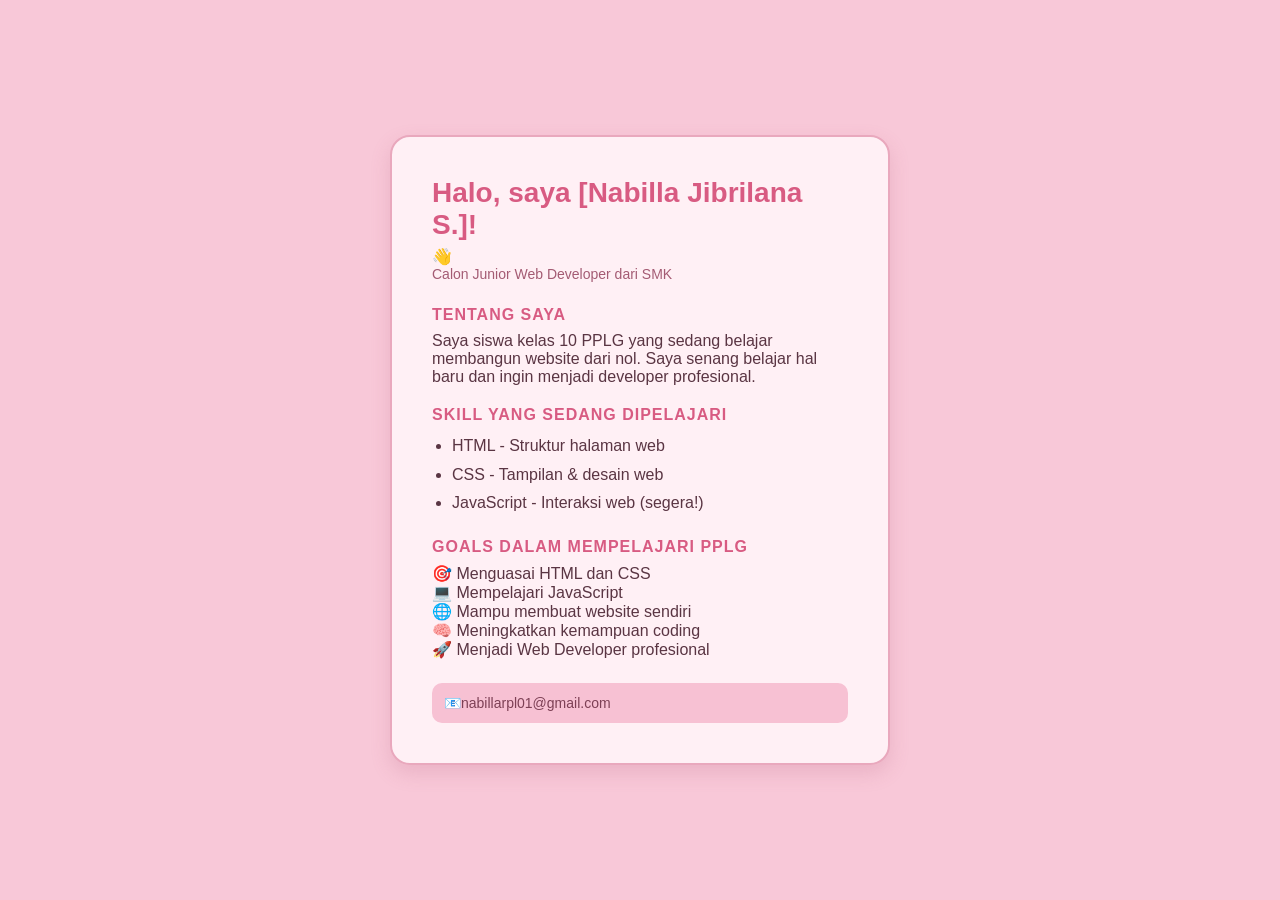
<file: kelas industri1-tugas1/index.html>
<!DOCTYPE html>
<html lang="en">

<head>
    <meta charset="UTF-8">
    <meta name="viewport" content="width=device-width, initial-scale=1.0">
    <title>Document</title>
    <meta charset="UTF-8">
    <link rel="stylesheet" href="style.css">
    <title>Profil - [meta dwi putri lestari]</title>
</head>

<body>
    <div class="kartu-profil">
        <h1>Halo, saya [Nabilla Jibrilana S.]! </h1> 👋 <p class="tagline">Calon Junior Web Developer dari SMK</p>
        <h2>Tentang Saya</h2>
        <p>Saya siswa kelas 10 PPLG yang sedang belajar membangun website dari nol. Saya senang belajar hal baru dan
            ingin menjadi developer profesional.</p>
        <h2>Skill yang Sedang Dipelajari</h2>
        <ul>
            <li>HTML - Struktur halaman web</li>
            <li>CSS - Tampilan & desain web</li>
            <li>JavaScript - Interaksi web (segera!)</li>
        </ul>
        <h2>Goals Dalam Mempelajari PPLG</h2>

        <div class="goals">
            <p>🎯 Menguasai HTML dan CSS</p>
            <p>💻 Mempelajari JavaScript</p>
            <p>🌐 Mampu membuat website sendiri</p>
            <p>🧠 Meningkatkan kemampuan coding</p>
            <p>🚀 Menjadi Web Developer profesional</p>
        </div>

        <p class="kontak"> 📧nabillarpl01@gmail.com</p>
    </div>
</body>

</html>
</file>
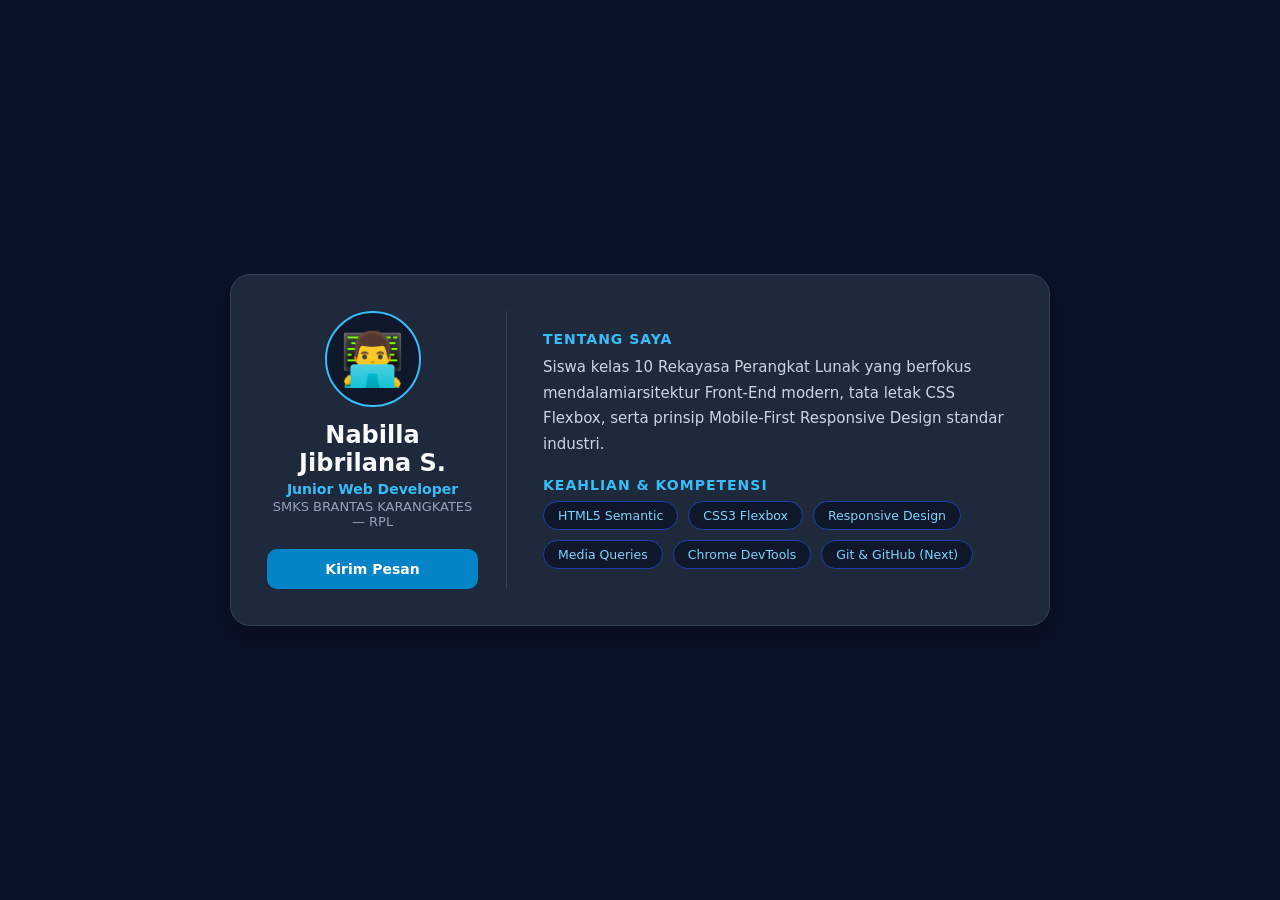
<file: kelas industri2-tugas2/index.html>
<!DOCTYPE html>
<html lang="id">
<head>
 <meta charset="UTF-8">
 <meta name="viewport" content="width=device-width, initial-scale=1.0">
 <title>Profil Digital Responsive - Iffah fandantya</title>
     <link rel="stylesheet" href="style.css">
</head>
<body>
 <main class="page-wrapper">
 <!-- Kartu Profil Utama -->
 <article class="profile-card">
 <!-- Kolom Kiri / Header Profil -->
 <header class="card-aside">
 <div class="avatar-box">
 <span class="avatar-icon"> </span> 👨‍💻
 </div>
 <h1 class="student-name">Nabilla Jibrilana S.</h1>
 <p class="student-role">Junior Web Developer</p>
 <p class="student-school">SMKS BRANTAS KARANGKATES — RPL</p>
 <a href="mailto:siswa@smksbrantas.sch.id" class="btn-contact">Kirim Pesan</a>
 </header>
 <!-- Kolom Kanan / Konten Detail -->
 <section class="card-content">
 <div class="bio-section">
 <h2 class="section-heading">Tentang Saya</h2>
 <p class="bio-text">
 Siswa kelas 10 Rekayasa Perangkat Lunak yang berfokus mendalamiarsitektur Front-End modern, tata letak CSS Flexbox, serta prinsip
 Mobile-First Responsive Design standar industri.
 </p>
 </div>
 <div class="skills-section">
 <h2 class="section-heading">Keahlian & Kompetensi</h2>
 <div class="skill-matrix">
 <div class="skill-badge">HTML5 Semantic</div>
 <div class="skill-badge">CSS3 Flexbox</div>
 <div class="skill-badge">Responsive Design</div>
 <div class="skill-badge">Media Queries</div>
 <div class="skill-badge">Chrome DevTools</div>
 <div class="skill-badge">Git & GitHub (Next)</div>
 </div>
 </div>
 </section>
 </article>
 </main>
</body>
</html>
</file>
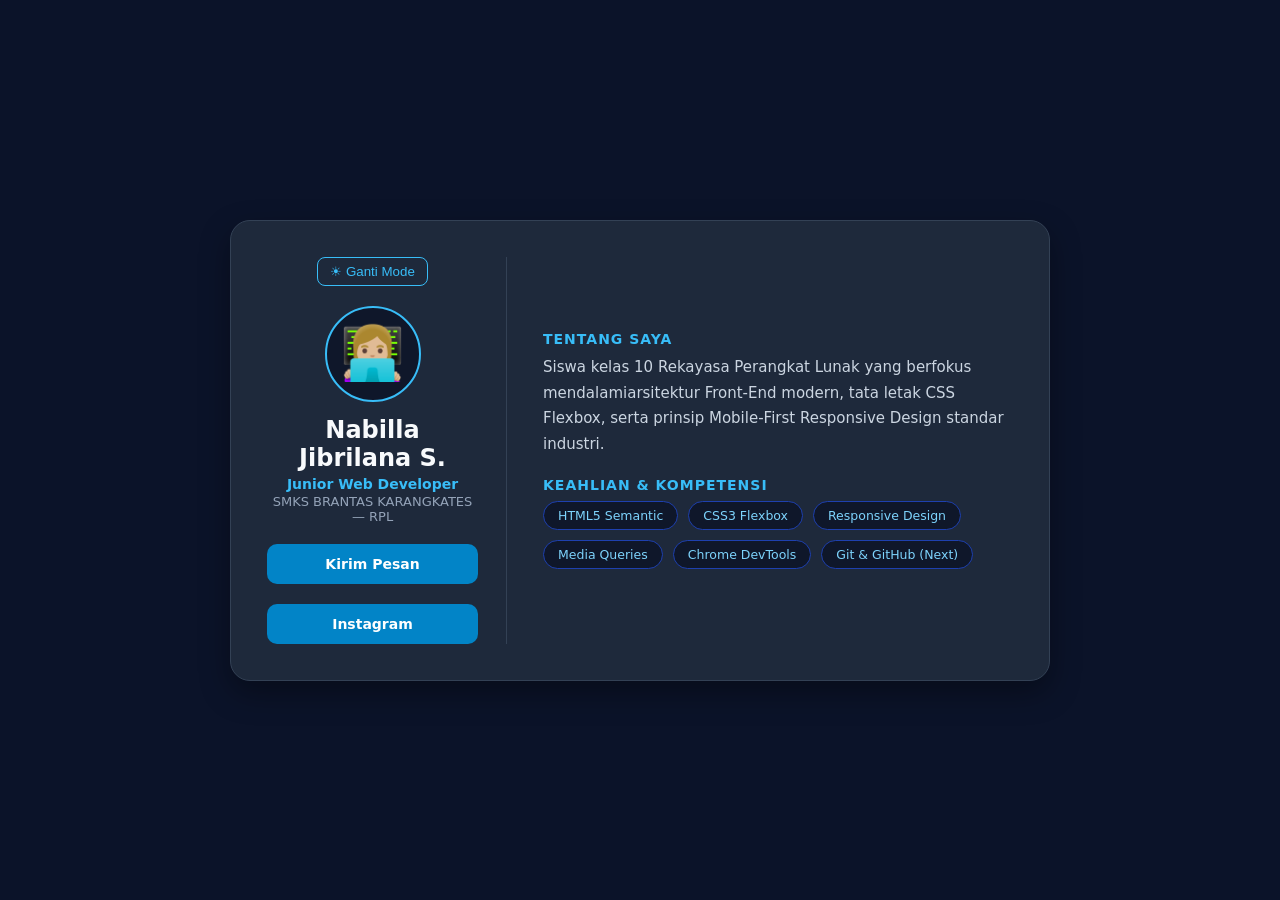
<file: kelas industri3-tugas3/index.html>
<DOCTYPE html>
    <html lang="id">

    <head>
        <meta charset="UTF-8">
        <meta name="viewport" content="width=device-width, initial-scale=1.0">
        <title>Profil Digital Responsive - Aulia Fitri Halimah </title>
        <link rel="stylesheet" href="style.css">
    </head>

    <body>
        <main class="page-wrapper">
            <!-- Kartu Profil Utama -->
            <article class="profile-card">
                <!-- Kolom Kiri / Header Profil -->
                <header class="card-aside">
                    <button id="btnToggleTema" class="btn-tema">
                        ☀ Ganti Mode
                    </button>
                    <div class="avatar-box">
                        <span class="avatar-icon"> </span> 👩🏼‍💻
                    </div>
                    <h1 class="student-name">Nabilla Jibrilana S.</h1>
                    <p class="student-role">Junior Web Developer</p>
                    <p class="student-school">SMKS BRANTAS KARANGKATES — RPL</p>
                    <a href="mailto:nabillarpl01@gmail.com" class="btn-contact">Kirim Pesan</a>
                    <a href="https://www.instagram.com/n.ab1llaa/ " class="btn-contact">Instagram</a>
                </header>
                <!-- Kolom Kanan / Kmailto:nabillarpl0@gmail.comonten Detail -->
                <section class="card-content">
                    <div class="bio-section">
                        <h2 class="section-heading">Tentang Saya</h2>
                        <p class="bio-text">
                            Siswa kelas 10 Rekayasa Perangkat Lunak yang berfokus mendalamiarsitektur Front-End modern,
                            tata letak CSS Flexbox, serta prinsip
                            Mobile-First Responsive Design standar industri.
                        </p>
                    </div>
                    <div class="skills-section">
                        <h2 class="section-heading">Keahlian & Kompetensi</h2>
                        <div class="skill-matrix">
                            <div class="skill-badge">HTML5 Semantic</div>
                            <div class="skill-badge">CSS3 Flexbox</div>
                            <div class="skill-badge">Responsive Design</div>
                            <div class="skill-badge">Media Queries</div>
                            <div class="skill-badge">Chrome DevTools</div>
                            <div class="skill-badge">Git & GitHub (Next)</div>
                        </div>
                    </div>
                </section>
            </article>
        </main>
        <div id="modalKontak" class="modal-overlay">
            <div class="modal-box">
                <h2>Kirim Pesan</h2>
                <p>Silakan hubungi saya melalui email: aull.xpplg1@gmail.com</p> <button id="btnTutupModal"
                    class="btn-tutup">Tutup</button>
            </div>
        </div>
        <script src="javascript.js"></script>
    </body>

    </html>
</file>
<file: kelas industri1-tugas1/style.css>
* {
    margin: 0;
    padding: 0;
    box-sizing: border-box;
}

body {
    font-family: 'Segoe UI', Arial, sans-serif;
    background-color: #f8c8d8;
    color: #5a3543;
    display: flex;
    justify-content: center;
    align-items: center;
    min-height: 100vh;
    padding: 20px;
}

.kartu-profil {
    background-color: #fff0f5;
    border-radius: 20px;
    padding: 40px;
    max-width: 500px;
    width: 100%;
    border: 2px solid #e9a8bd;
    box-shadow: 0 8px 20px rgba(180, 90, 120, 0.2);
}

h1 {
    font-size: 28px;
    color: #d85b82;
    margin-bottom: 6px;
}

.tagline {
    color: #a45b73;
    font-size: 14px;
    margin-bottom: 24px;
}

h2 {
    font-size: 16px;
    color: #d85b82;
    margin: 20px 0 8px;
    text-transform: uppercase;
    letter-spacing: 1px;
}

ul {
    padding-left: 20px;
    line-height: 1.8;
}

.kontak {
    margin-top: 24px;
    padding: 12px;
    background-color: #f7c1d3;
    border-radius: 10px;
    font-size: 14px;
    color: #7d4055;
}
</file>
<file: kelas industri2-tugas2/style.css>
* {
  margin: 0;
  padding: 0;
  box-sizing: border-box;
}
body {
  font-family: 'Segoe UI', system-ui, -apple-system, sans-serif;
  background-color: #0b1329; /* Latar gelap modern */
  color: #e2e8f0;
  min-height: 100vh;
  display: flex;
  justify-content: center;
  align-items: center;
  padding: 16px;
}
.page-wrapper {
  width: 100%;
  max-width: 820px;
}
/* ===== 2. KARTU PROFIL (MOBILE: COLUMN) ===== */
.profile-card {
  background-color: #1e293b;
  border: 1px solid #334155;
  border-radius: 20px;
 padding: 24px;
  box-shadow: 0 12px 30px rgba(0, 0, 0, 0.35);
  display: flex;
  flex-direction: column; /* Bertumpuk vertikal di HP */
  gap: 24px;
}
/* ===== 3. BAGIAN ASIDE / HEADER PROFIL ===== */
.card-aside {
  display: flex;
  flex-direction: column;
  align-items: center;
  text-align: center;
  padding-bottom: 20px;
  border-bottom: 1px solid #334155;
}
.avatar-box {
  width: 84px;
  height: 84px;
  background: #0f172a;
  border: 2px solid #38bdf8;
  border-radius: 50%;
  display: flex;
  justify-content: center;
  align-items: center;
  font-size: 46px;
  margin-bottom: 14px;
}
.student-name {
  font-size: 22px;
  color: #f8fafc;
  font-weight: 700;
}
.student-role {
  color: #38bdf8;
  font-size: 14px;
  font-weight: 600;
  margin-top: 4px;
}
.student-school {
  color: #94a3b8;
  font-size: 13px;
  margin-top: 2px;
}
.btn-contact {
  margin-top: 16px;
  display: inline-block;
  width: 100%; /* Tombol lebar penuh di HP */
  text-align: center;
  background-color: #0284c7;
  color: #ffffff;
  text-decoration: none;
  padding: 12px 20px;
   border-radius: 10px;
  font-weight: 600;
  font-size: 14px;
  transition: all 0.2s ease;
}
.btn-contact:hover {
  background-color: #0369a1;
  transform: translateY(-2px);
}
/* ===== 4. BAGIAN KONTEN DETAIL ===== */
.card-content {
  display: flex;
  flex-direction: column;
  gap: 20px;
}
.section-heading {
  font-size: 14px;
  color: #38bdf8;
  text-transform: uppercase;
  letter-spacing: 1px;
  margin-bottom: 8px;
  font-weight: 700;
}
.bio-text {
  font-size: 14px;
  line-height: 1.7;
  color: #cbd5e1;
}
/* Skill Matrix dengan Flex Wrap */
.skill-matrix {
  display: flex;
  flex-wrap: wrap; /* Otomatis turun baris jika layar sempit */
  gap: 10px;
}
.skill-badge {
  background-color: #0f172a;
  border: 1px solid #1e40af;
  color: #7dd3fc;
  padding: 6px 14px;
  border-radius: 20px;
  font-size: 12.5px;
  font-weight: 500;
  transition: border-color 0.2s ease;
}
.skill-badge:hover {
  border-color: #38bdf8;
  background-color: #1e293b;
}
/* ===== 5. MEDIA QUERIES: TABLET & DESKTOP (>= 680px) ===== */
@media screen and (min-width: 680px) {
  body {
    padding: 32px;
  }
  .profile-card {
    flex-direction: row; /* Berubah menjadi 2 Kolom Berdampingan */
    align-items: stretch;
    padding: 36px;
    gap: 36px;
  }
  .card-aside {
    width: 240px; /* Lebar tetap untuk kolom aside di desktop */
    flex-shrink: 0;
    padding-bottom: 0;
    padding-right: 28px;
    border-bottom: none; /* Hilangkan garis bawah */
    border-right: 1px solid #334155; /* Ganti dengan garis pembatas vertikal */
    justify-content: center;
  }
  .avatar-box {
    width: 96px;
    height: 96px;
    font-size: 52px;
  }
  .student-name {
    font-size: 24px;
  }
  .btn-contact {
    width: 100%;
    margin-top: 20px;
  }
  .card-content {
    flex: 1; /* Mengisi sisa ruang kosong di sebelah kanan */
    justify-content: center;
  }
  .bio-text {
    font-size: 15px;
  }
}
</file>
<file: kelas industri3-tugas3/style.css>
* {
  margin: 0;
  padding: 0;
  box-sizing: border-box;
}

body {
  font-family: 'Segoe UI', system-ui, -apple-system, sans-serif;
  background-color: #0b1329;
  /* Latar gelap modern */
  color: #e2e8f0;
  min-height: 100vh;
  display: flex;
  justify-content: center;
  align-items: center;
  padding: 16px;
}

.page-wrapper {
  width: 100%;
  max-width: 820px;
}

/* ===== 2. KARTU PROFIL (MOBILE: COLUMN) ===== */
.profile-card {
background-color:#1e293b;
border: 1px solid #334155;
border-radius: 20px;
padding: 24px;
box-shadow: 0 12px 30px rgba(0,0,0,0.35);
display: flex;
flex-direction: column;
gap: 24px;
}

/* ===== 3. BAGIAN ASIDE / HEADER PROFIL ===== */
.card-aside {
  display: flex;
  flex-direction: column;
  align-items: center;
  text-align: center;
  padding-bottom: 20px;
  border-bottom: 1px solid #334155;
}

.avatar-box {
  width: 84px;
  height: 84px;
  background: #0f172a;
  border: 2px solid #38bdf8;
  border-radius: 50%;
  display: flex;
  justify-content: center;
  align-items: center;
  font-size: 46px;
  margin-bottom: 14px;
}

.student-name {
  font-size: 22px;
  color: #f8fafc;
  font-weight: 700;
}

.student-role {
  color: #38bdf8;
  font-size: 14px;
  font-weight: 600;
  margin-top: 4px;
}

.student-school {
  color: #94a3b8;
  font-size: 13px;
  margin-top: 2px;
}

.btn-contact {
  margin-top: 16px;
  display: inline-block;
  width: 100%;
  /* Tombol lebar penuh di HP */
  text-align: center;
  background-color: #0284c7;
  color: #ffffff;
  text-decoration: none;
  padding: 12px 20px;
  border-radius: 10px;
  font-weight: 600;
  font-size: 14px;
  transition: all 0.2s ease;
}

.btn-contact:hover {
  background-color: #0369a1;
  transform: translateY(-2px);
}

/* ===== 4. BAGIAN KONTEN DETAIL ===== */
.card-content {
  display: flex;
  flex-direction: column;
  gap: 20px;
}

.section-heading {
  font-size: 14px;
  color: #38bdf8;
  text-transform: uppercase;
  letter-spacing: 1px;
  margin-bottom: 8px;
  font-weight: 700;
}

.bio-text {
  font-size: 14px;
  line-height: 1.7;
  color: #cbd5e1;
}

/* Skill Matrix dengan Flex Wrap */
.skill-matrix {
  display: flex;
  flex-wrap: wrap;
  /* Otomatis turun baris jika layar sempit */
  gap: 10px;
}

.skill-badge {
  background-color: #0f172a;
  border: 1px solid #1e40af;
  color: #7dd3fc;
  padding: 6px 14px;
  border-radius: 20px;
  font-size: 12.5px;
  font-weight: 500;
  transition: border-color 0.2s ease;
}

.skill-badge:hover {
  border-color: #38bdf8;
  background-color: #1e293b;
}

/* ===== 5. MEDIA QUERIES: TABLET & DESKTOP (>= 680px) ===== */
@media screen and (min-width: 680px) {
  body {
    padding: 32px;
  }

  .profile-card {
    flex-direction: row;
    /* Berubah menjadi 2 Kolom Berdampingan */
    align-items: stretch;
    padding: 36px;
    gap: 36px;
  }

  .card-aside {
    width: 240px;
    /* Lebar tetap untuk kolom aside di desktop */
    flex-shrink: 0;
    padding-bottom: 0;
    padding-right: 28px;
    border-bottom: none;
    /* Hilangkan garis bawah */
    border-right: 1px solid #334155;
    /* Ganti dengan garis pembatas vertikal */
    justify-content: center;
  }

  .avatar-box {
    width: 96px;
    height: 96px;
    font-size: 52px;
  }

  .student-name {
    font-size: 24px;
  }

  .btn-contact {
    width: 100%;
    margin-top: 20px;
  }

  .card-content {
    flex: 1;
    /* Mengisi sisa ruang kosong di sebelah kanan */
    justify-content: center;
  }

  .bio-text {
    font-size: 15px;
  }
}

/* ===== CSS Tombol Toggle ===== */
.btn-tema {
  background: transparent;
  border: 1px solid #38bdf8;
  color: #38bdf8;
  padding: 6px 12px;
  border-radius: 8px;
  cursor: pointer;
  margin-bottom: 20px;
  transition: 0.3s;
}

.btn-tema:hover {
  background: #38bdf8;
  color: #0b1329;
}

/* ===== CSS Light Mode (State) ===== */
/* Ketika body memiliki class .light-mode, timpa warna aslinya */
body.light-mode {
  background-color: #f8fafc;
  color: #0f172a;
}

body.light-mode .profile-card {
  background-color: #ffffff;
  border-color: #cbd5e1;
  box-shadow: 0 10px 25px rgba(0, 0, 0, 0.05);
}

body.light-mode .student-name {
  color: #0b1329;
}

body.light-mode .card-aside {
  border-color: #000000;
}

 body.light-mode .bio-text {
  color: #000000;
 }

/* ===== CSS Modal Popup ===== */
.modal-overlay {
  position: fixed;
  /* Agar selalu di atas layar */
  top: 0;
  left: 0;
  width: 100%;
  height: 100%;
  background-color: rgba(0, 0, 0, 0.7);
  display: none;
  /* Sembunyikan dari layar */
  justify-content: center;
  align-items: center;
  z-index: 1000;
}

/* Class aktif untuk menampilkan modal */
.modal-overlay.show {
  display: flex;
  /* Ubah ke flex agar nampil di tengah */
}

.modal-box {
  background: #1e293b;
  padding: 30px;
  border-radius: 12px;
  text-align: center;
  width: 90%;
  max-width: 400px;
}

.btn-tutup {
  margin-top: 20px;
  background: #ef4444;
  color: white;
  border: none;
  padding: 8px 16px;
  border-radius: 6px;
  cursor: pointer;
}

body.light-mode .skill-badge {
  border-color: #38bdf8;
  background-color: #ffffff;
}
body.light-mode .avatar-box {
  border-color:#38bdf8;
  background-color: #ffffff;
}
body.light-mode .student-school {
  color: #000000;
}
</file>
